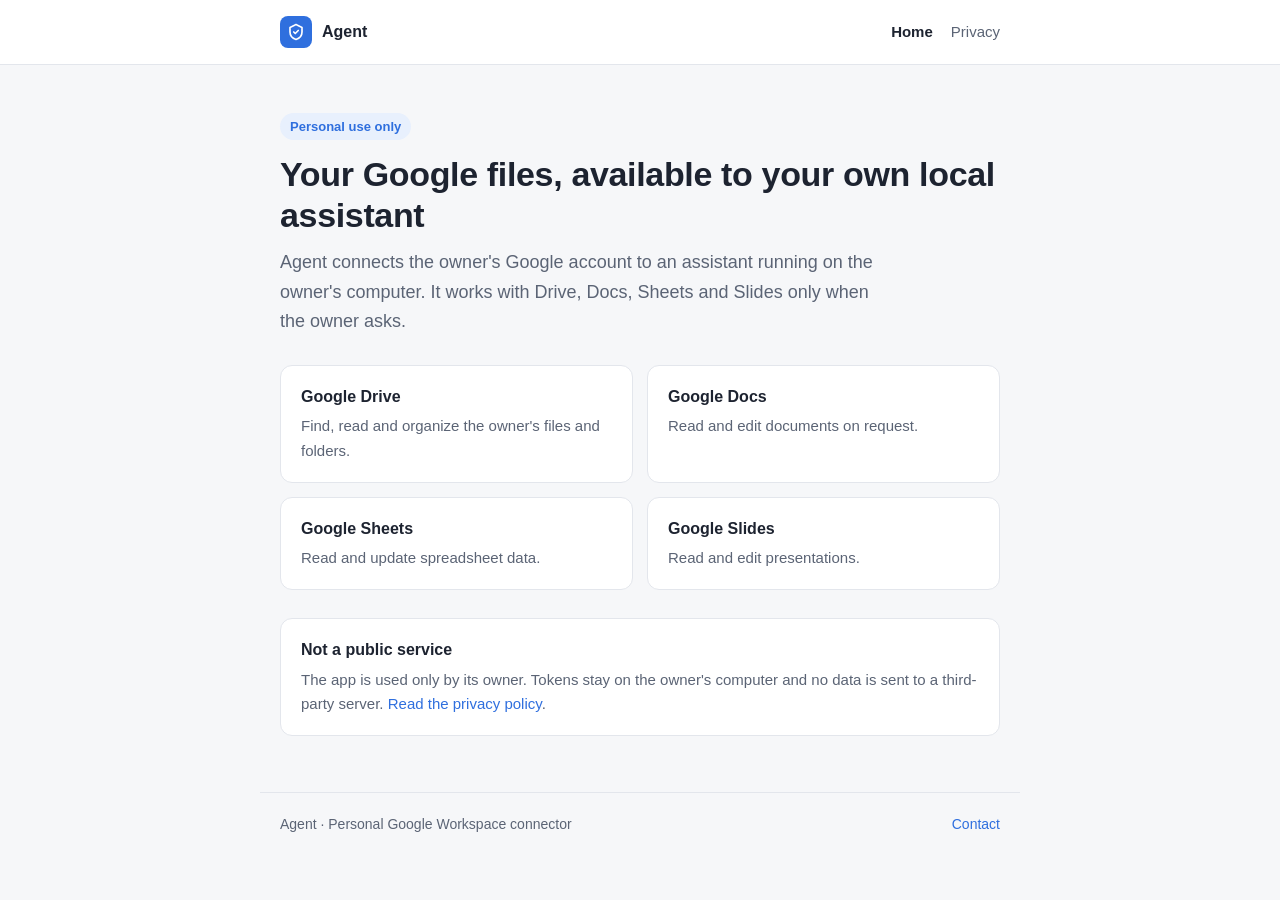
<file: index.html>
<!doctype html>
<html lang="en">
<head>
<meta charset="utf-8">
<meta name="viewport" content="width=device-width, initial-scale=1">
<title>Agent - Personal Google Workspace connector</title>
<link rel="stylesheet" href="style.css">
</head>
<body>
<header><div class="wrap"><a class="brand" href="./"><span class="logo"><svg width="18" height="18" viewBox="0 0 24 24" fill="none" stroke="#fff" stroke-width="2.2" stroke-linecap="round" stroke-linejoin="round"><path d="M12 2l8 4v6c0 5-3.5 8.5-8 10-4.5-1.5-8-5-8-10V6z"/><path d="M9 12l2 2 4-4"/></svg></span>Agent</a><nav><a href="./" aria-current="page">Home</a><a href="privacy.html">Privacy</a></nav></div></header>
<main><div class="wrap">
<section class="hero">
<span class="badge">Personal use only</span>
<h1>Your Google files, available to your own local assistant</h1>
<p>Agent connects the owner's Google account to an assistant running on the owner's computer. It works with Drive, Docs, Sheets and Slides only when the owner asks.</p>
</section>
<div class="grid">
<div class="card"><h3>Google Drive</h3><p>Find, read and organize the owner's files and folders.</p></div>
<div class="card"><h3>Google Docs</h3><p>Read and edit documents on request.</p></div>
<div class="card"><h3>Google Sheets</h3><p>Read and update spreadsheet data.</p></div>
<div class="card"><h3>Google Slides</h3><p>Read and edit presentations.</p></div>
</div>
<div class="card"><h3>Not a public service</h3><p>The app is used only by its owner. Tokens stay on the owner's computer and no data is sent to a third-party server. <a href="privacy.html">Read the privacy policy</a>.</p></div>
</div></main>
<footer><div class="wrap"><span>Agent · Personal Google Workspace connector</span><a href="https://github.com/dangvannghia20081994/oauth-agent/issues">Contact</a></div></footer>
</body>
</html>
</file>
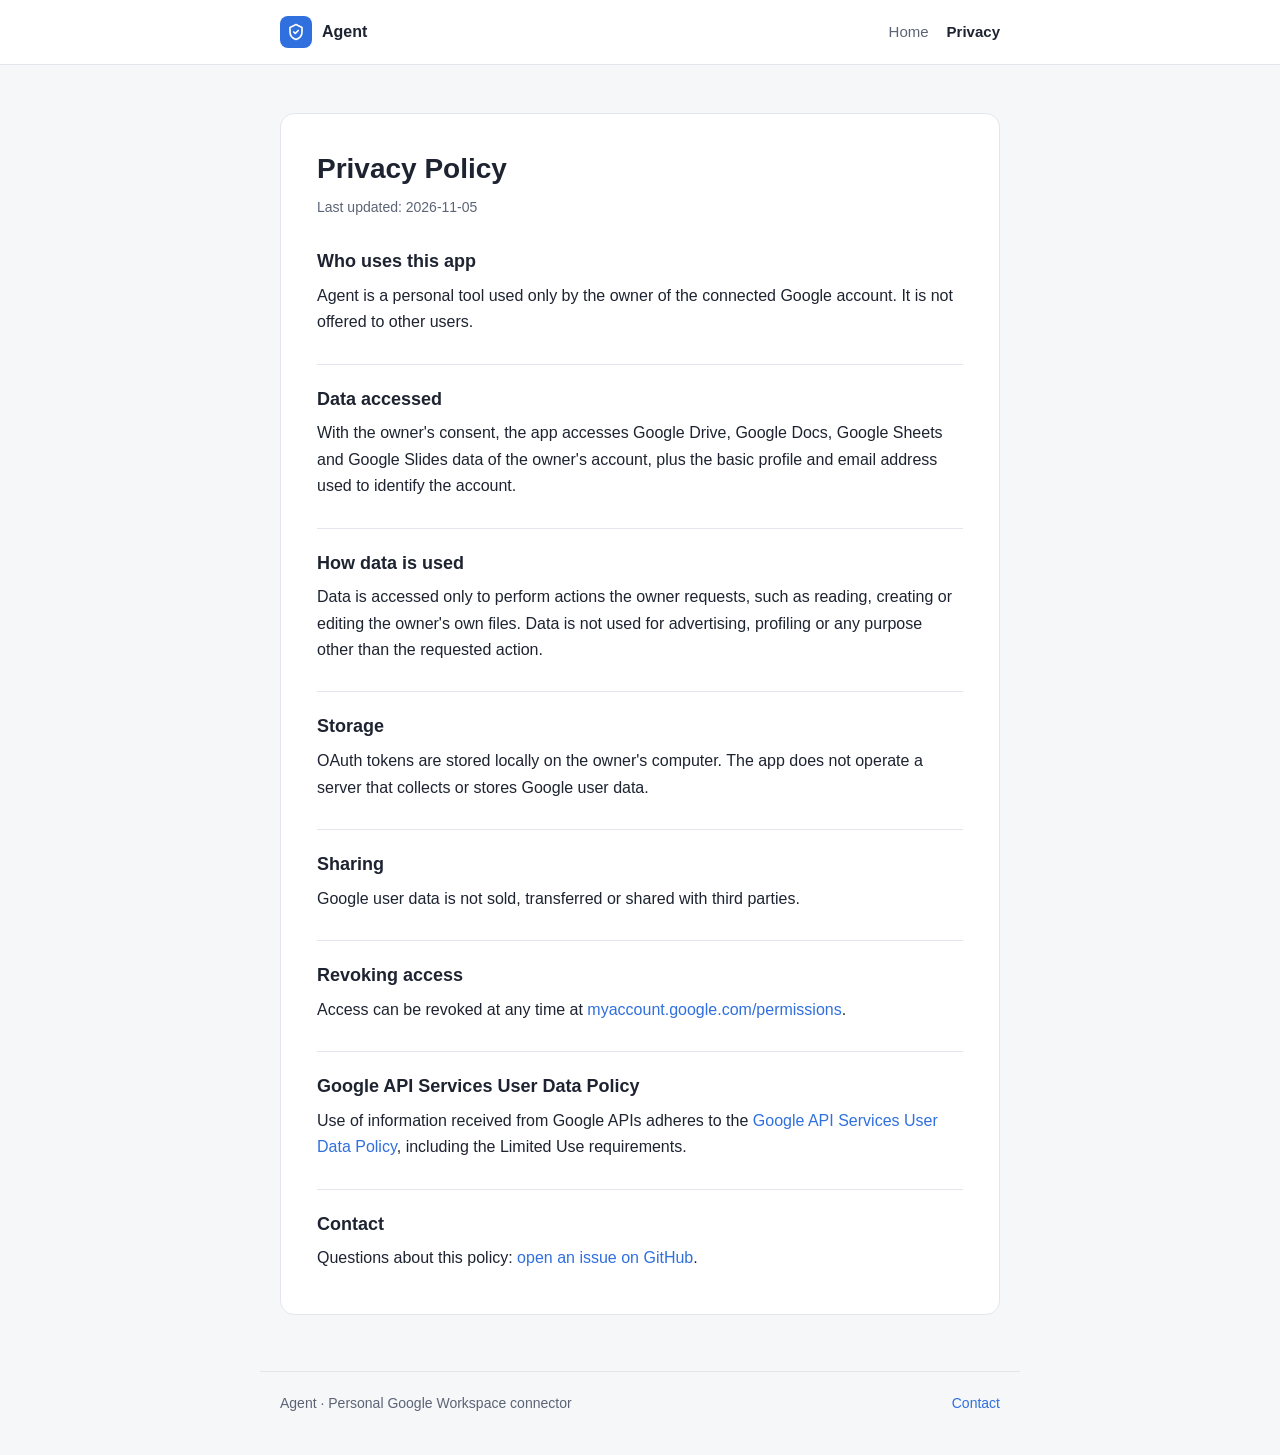
<file: privacy.html>
<!doctype html>
<html lang="en">
<head>
<meta charset="utf-8">
<meta name="viewport" content="width=device-width, initial-scale=1">
<title>Agent - Privacy Policy</title>
<link rel="stylesheet" href="style.css">
</head>
<body>
<header><div class="wrap"><a class="brand" href="./"><span class="logo"><svg width="18" height="18" viewBox="0 0 24 24" fill="none" stroke="#fff" stroke-width="2.2" stroke-linecap="round" stroke-linejoin="round"><path d="M12 2l8 4v6c0 5-3.5 8.5-8 10-4.5-1.5-8-5-8-10V6z"/><path d="M9 12l2 2 4-4"/></svg></span>Agent</a><nav><a href="./">Home</a><a href="privacy.html" aria-current="page">Privacy</a></nav></div></header>
<main><div class="wrap"><article class="doc">
<h1>Privacy Policy</h1>
<p class="meta">Last updated: 2026-11-05</p>
<h2>Who uses this app</h2>
<p>Agent is a personal tool used only by the owner of the connected Google account. It is not offered to other users.</p>
<h2>Data accessed</h2>
<p>With the owner's consent, the app accesses Google Drive, Google Docs, Google Sheets and Google Slides data of the owner's account, plus the basic profile and email address used to identify the account.</p>
<h2>How data is used</h2>
<p>Data is accessed only to perform actions the owner requests, such as reading, creating or editing the owner's own files. Data is not used for advertising, profiling or any purpose other than the requested action.</p>
<h2>Storage</h2>
<p>OAuth tokens are stored locally on the owner's computer. The app does not operate a server that collects or stores Google user data.</p>
<h2>Sharing</h2>
<p>Google user data is not sold, transferred or shared with third parties.</p>
<h2>Revoking access</h2>
<p>Access can be revoked at any time at <a href="https://myaccount.google.com/permissions">myaccount.google.com/permissions</a>.</p>
<h2>Google API Services User Data Policy</h2>
<p>Use of information received from Google APIs adheres to the <a href="https://developers.google.com/terms/api-services-user-data-policy">Google API Services User Data Policy</a>, including the Limited Use requirements.</p>
<h2>Contact</h2>
<p>Questions about this policy: <a href="https://github.com/dangvannghia20081994/oauth-agent/issues">open an issue on GitHub</a>.</p>
</article></div></main>
<footer><div class="wrap"><span>Agent · Personal Google Workspace connector</span><a href="https://github.com/dangvannghia20081994/oauth-agent/issues">Contact</a></div></footer>
</body>
</html>
</file>
<file: style.css>
:root{--bg:#f6f7f9;--panel:#fff;--ink:#1d2330;--muted:#5b6475;--line:#e3e6ec;--accent:#2f6fde;--accent-soft:#e8f0fd}
@media (prefers-color-scheme:dark){:root{--bg:#0f1218;--panel:#171b23;--ink:#e6e9ef;--muted:#9aa3b2;--line:#262c37;--accent:#6b9cff;--accent-soft:#1c2740}}
*{box-sizing:border-box}
html{-webkit-text-size-adjust:100%}
body{margin:0;background:var(--bg);color:var(--ink);font:16px/1.65 -apple-system,BlinkMacSystemFont,"Segoe UI",Roboto,"Helvetica Neue",Arial,sans-serif}
a{color:var(--accent);text-decoration:none}a:hover{text-decoration:underline}
.wrap{max-width:760px;margin:0 auto;padding:0 20px}
header{border-bottom:1px solid var(--line);background:var(--panel)}
header .wrap{display:flex;align-items:center;justify-content:space-between;height:64px}
.brand{display:flex;align-items:center;gap:10px;font-weight:650;color:var(--ink)}
.brand:hover{text-decoration:none}
.logo{width:32px;height:32px;border-radius:8px;background:var(--accent);display:grid;place-items:center}
nav{display:flex;gap:18px;font-size:15px}
nav a{color:var(--muted)}nav a[aria-current]{color:var(--ink);font-weight:600}
main{padding:48px 0 32px}
.hero h1{font-size:34px;line-height:1.2;margin:0 0 12px;letter-spacing:-.01em}
.hero p{font-size:18px;color:var(--muted);margin:0 0 28px;max-width:600px}
.badge{display:inline-block;font-size:13px;font-weight:600;color:var(--accent);background:var(--accent-soft);padding:3px 10px;border-radius:999px;margin-bottom:14px}
.grid{display:grid;grid-template-columns:repeat(2,minmax(0,1fr));gap:14px;margin:0 0 28px}
@media (max-width:600px){.grid{grid-template-columns:1fr}.hero h1{font-size:28px}}
.card{background:var(--panel);border:1px solid var(--line);border-radius:12px;padding:18px 20px}
.card h3{margin:0 0 4px;font-size:16px}
.card p{margin:0;color:var(--muted);font-size:15px}
.doc{background:var(--panel);border:1px solid var(--line);border-radius:14px;padding:32px 36px}
@media (max-width:600px){.doc{padding:22px 20px}}
.doc h1{font-size:28px;margin:0 0 4px}
.meta{color:var(--muted);font-size:14px;margin:0 0 24px}
.doc h2{font-size:18px;margin:28px 0 6px;padding-top:20px;border-top:1px solid var(--line)}
.doc h2:first-of-type{border-top:0;padding-top:0}
.doc p{margin:0 0 10px}
.btn{display:inline-block;background:var(--accent);color:#fff;font-weight:600;padding:10px 18px;border-radius:9px}
.btn:hover{text-decoration:none;opacity:.92}
footer{color:var(--muted);font-size:14px;padding:24px 0 40px}
footer .wrap{display:flex;justify-content:space-between;flex-wrap:wrap;gap:8px;border-top:1px solid var(--line);padding-top:20px}
</file>
